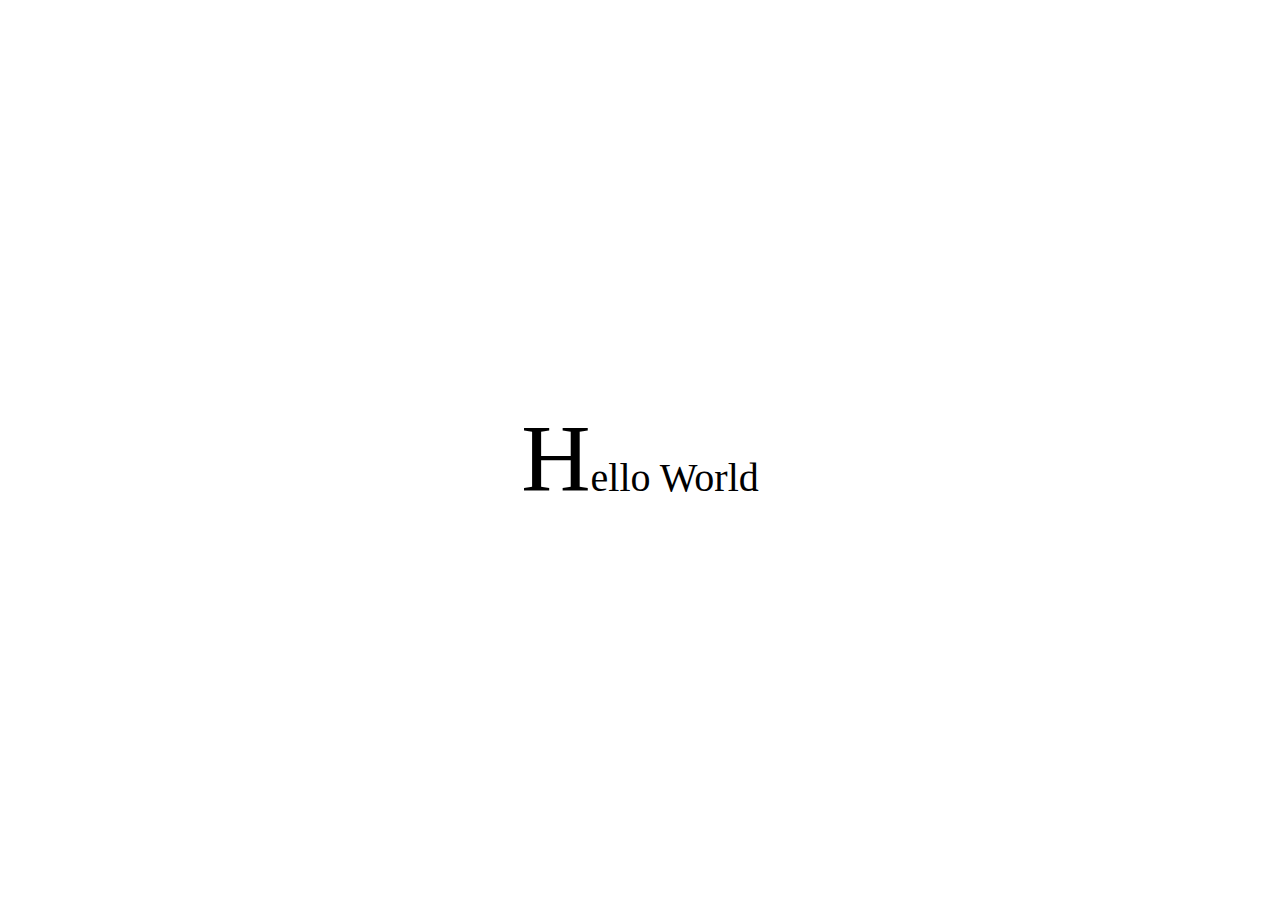
<file: hover-underline-animation/index.html>
<!DOCTYPE html>
<html lang="en">
  <head>
    <meta charset="UTF-8" />
    <meta name="viewport" content="width=device-width, initial-scale=1.0" />
    <title>Home</title>
    <link rel="stylesheet" href="./style.css">
  </head>
  <body>

    <div class="container">
      <p>Hello World</p>
    </div>

  </body>
</html>
</file>
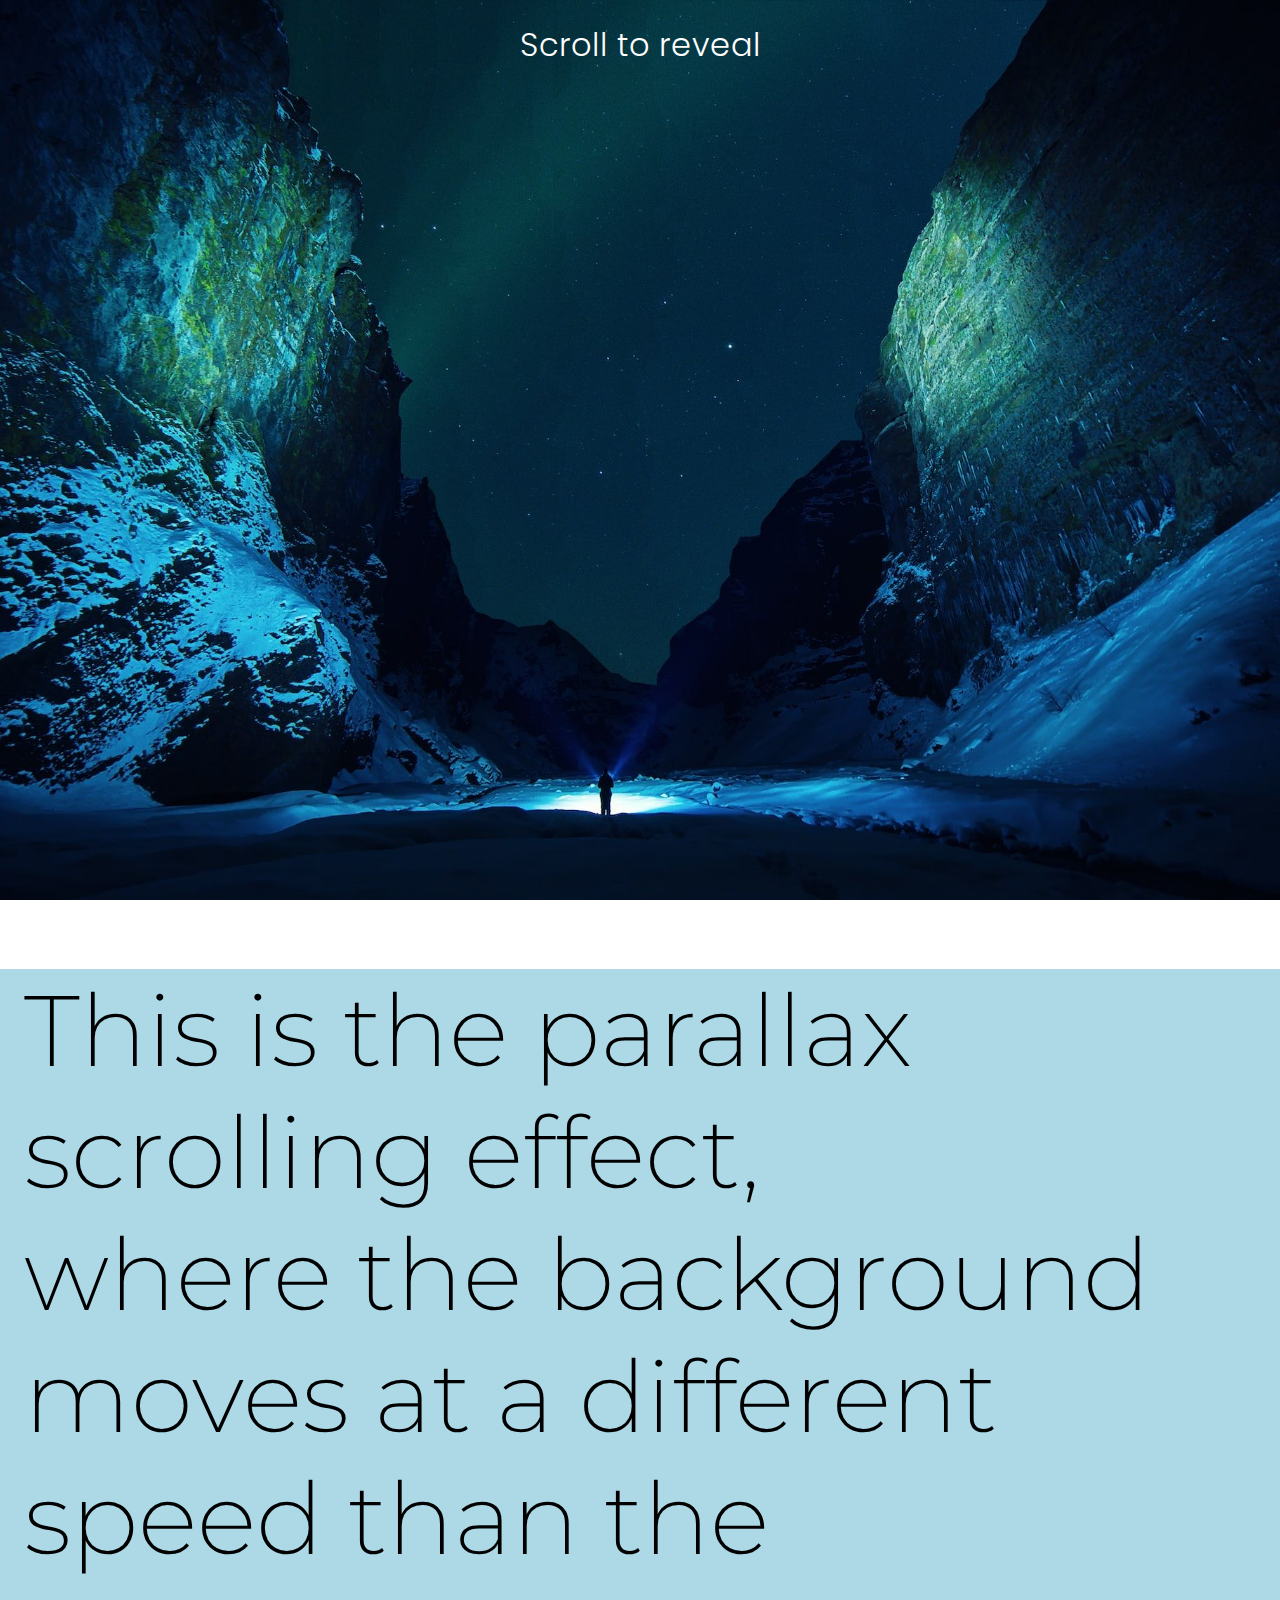
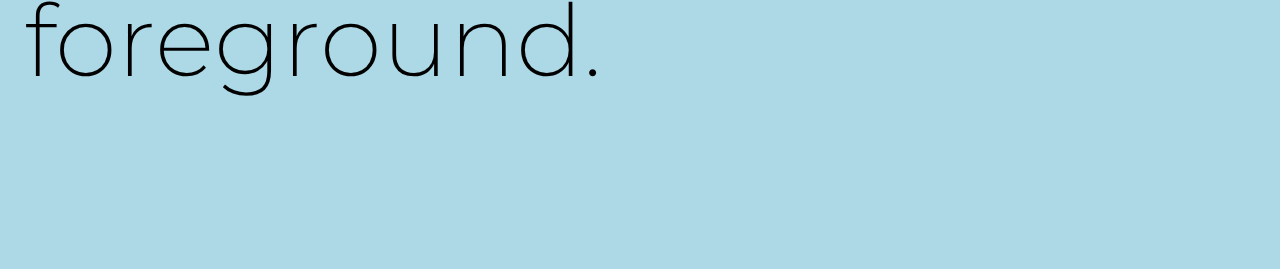
<file: parallax-scrolling/index.html>
<!DOCTYPE html>
<html lang="en">
  <head>
    <meta charset="UTF-8" />
    <meta name="viewport" content="width=device-width, initial-scale=1.0" />
    <title>Parallax scrolling effect</title>
    <link rel="stylesheet" href="./style.css" />
    <link rel="preconnect" href="https://fonts.googleapis.com" />
    <link rel="preconnect" href="https://fonts.gstatic.com" crossorigin />
    <link
      href="https://fonts.googleapis.com/css2?family=Caesar+Dressing&family=Montserrat:ital,wght@0,100..900;1,100..900&family=Poppins:ital,wght@0,100;0,200;0,300;0,400;0,500;0,600;0,700;0,800;0,900;1,100;1,200;1,300;1,400;1,500;1,600;1,700;1,800;1,900&display=swap"
      rel="stylesheet"
    />
  </head>
  <body>
      <h1>Scroll to reveal</h1>
      <div class="container">
      This is the parallax scrolling effect,<br />
      where the background moves at a different speed than the foreground.
    </div>
  </body>
</html>
</file>
<file: hover-underline-animation/style.css>
.container{
    display: flex;
    height: 100vh;
    align-items: center;
    justify-content: center;
    
}


p{
    position: relative;
    display: inline-block;
    font-size: 2.5rem;
}

p::after{
    content: '';
    position: absolute;
    left: 0;
    background-color: blue;
    width: 100%;
    transform: scaleX(0);

    height: 2px;
    bottom: -5px;

    transform-origin: bottom right;

    transition: transform 0.25s ease-out;
}

P:hover::after{
    transform: scaleX(1);

    transform-origin: bottom left;
}

p:hover{
    cursor: pointer;
}

p::first-letter{
    font-size: 6rem;
}
</file>
<file: parallax-scrolling/style.css>
.container{
    display: flex;
    margin-top: 100vh;
    background-color: lightblue;
    height: 100vh;
    font-family: "Montserrat", sans-serif;
    font-size: 100px;
    font-weight: 225;
    
    padding-left: 1.5rem;
    
}
body{
    min-height: 80vh;
    background-size: cover;
    background-image: url('./Assests/background-image.jpg');
    background-repeat: no-repeat;
    background-position: center;
    background-attachment: fixed;

    margin: 0;
    padding: 0;
}
h1{
    color: white;
    font-family:'Poppins', sans-serif;
    font-weight: 300;
    text-align: center;
}
</file>
